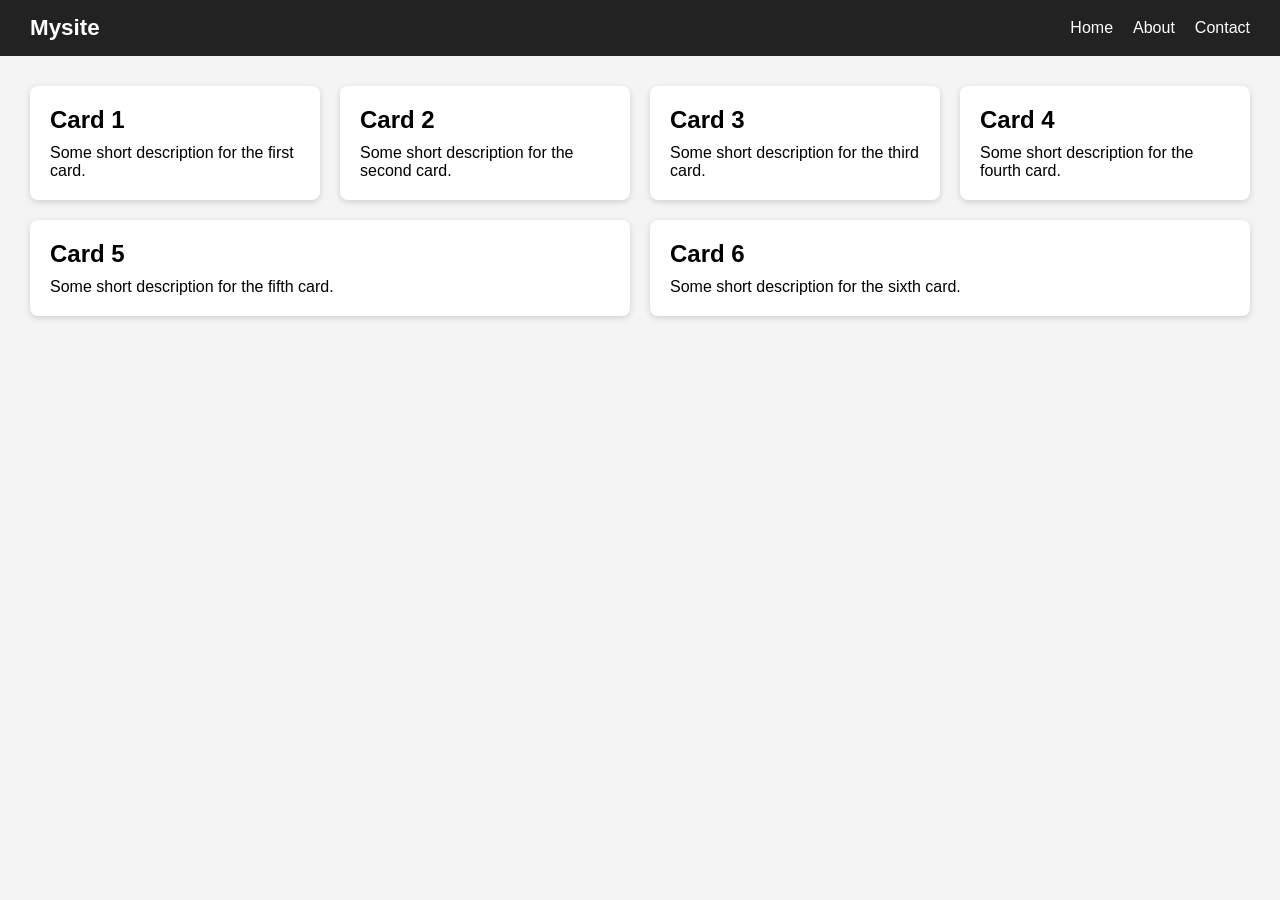
<file: project-2/ex00/index.html>
<!DOCTYPE html>
<html lang="en">
<head>
  <meta charset="UTF-8">
  <meta name="viewport" content="width=device-width, initial-scale=1.0">
  <title>Flexbox Layout</title>
  <link rel="stylesheet" href="style.css">
</head>
<body>
  <nav class="nav-container">
    <a href="#" class="logo">Mysite</a>
    <ul class="nav-links">
      <li><a href="#">Home</a></li>
      <li><a href="#">About</a></li>
      <li><a href="#">Contact</a></li>
    </ul>
  </nav>

  <main class="card-container">
    <article class="card">
      <h2>Card 1</h2>
      <p>Some short description for the first card.</p>
    </article>
    <article class="card">
      <h2>Card 2</h2>
      <p>Some short description for the second card.</p>
    </article>
    <article class="card">
      <h2>Card 3</h2>
      <p>Some short description for the third card.</p>
    </article>
    <article class="card">
      <h2>Card 4</h2>
      <p>Some short description for the fourth card.</p>
    </article>
    <article class="card">
      <h2>Card 5</h2>
      <p>Some short description for the fifth card.</p>
    </article>
    <article class="card">
      <h2>Card 6</h2>
      <p>Some short description for the sixth card.</p>
    </article>
  </main>
</body>
</html>
</file>
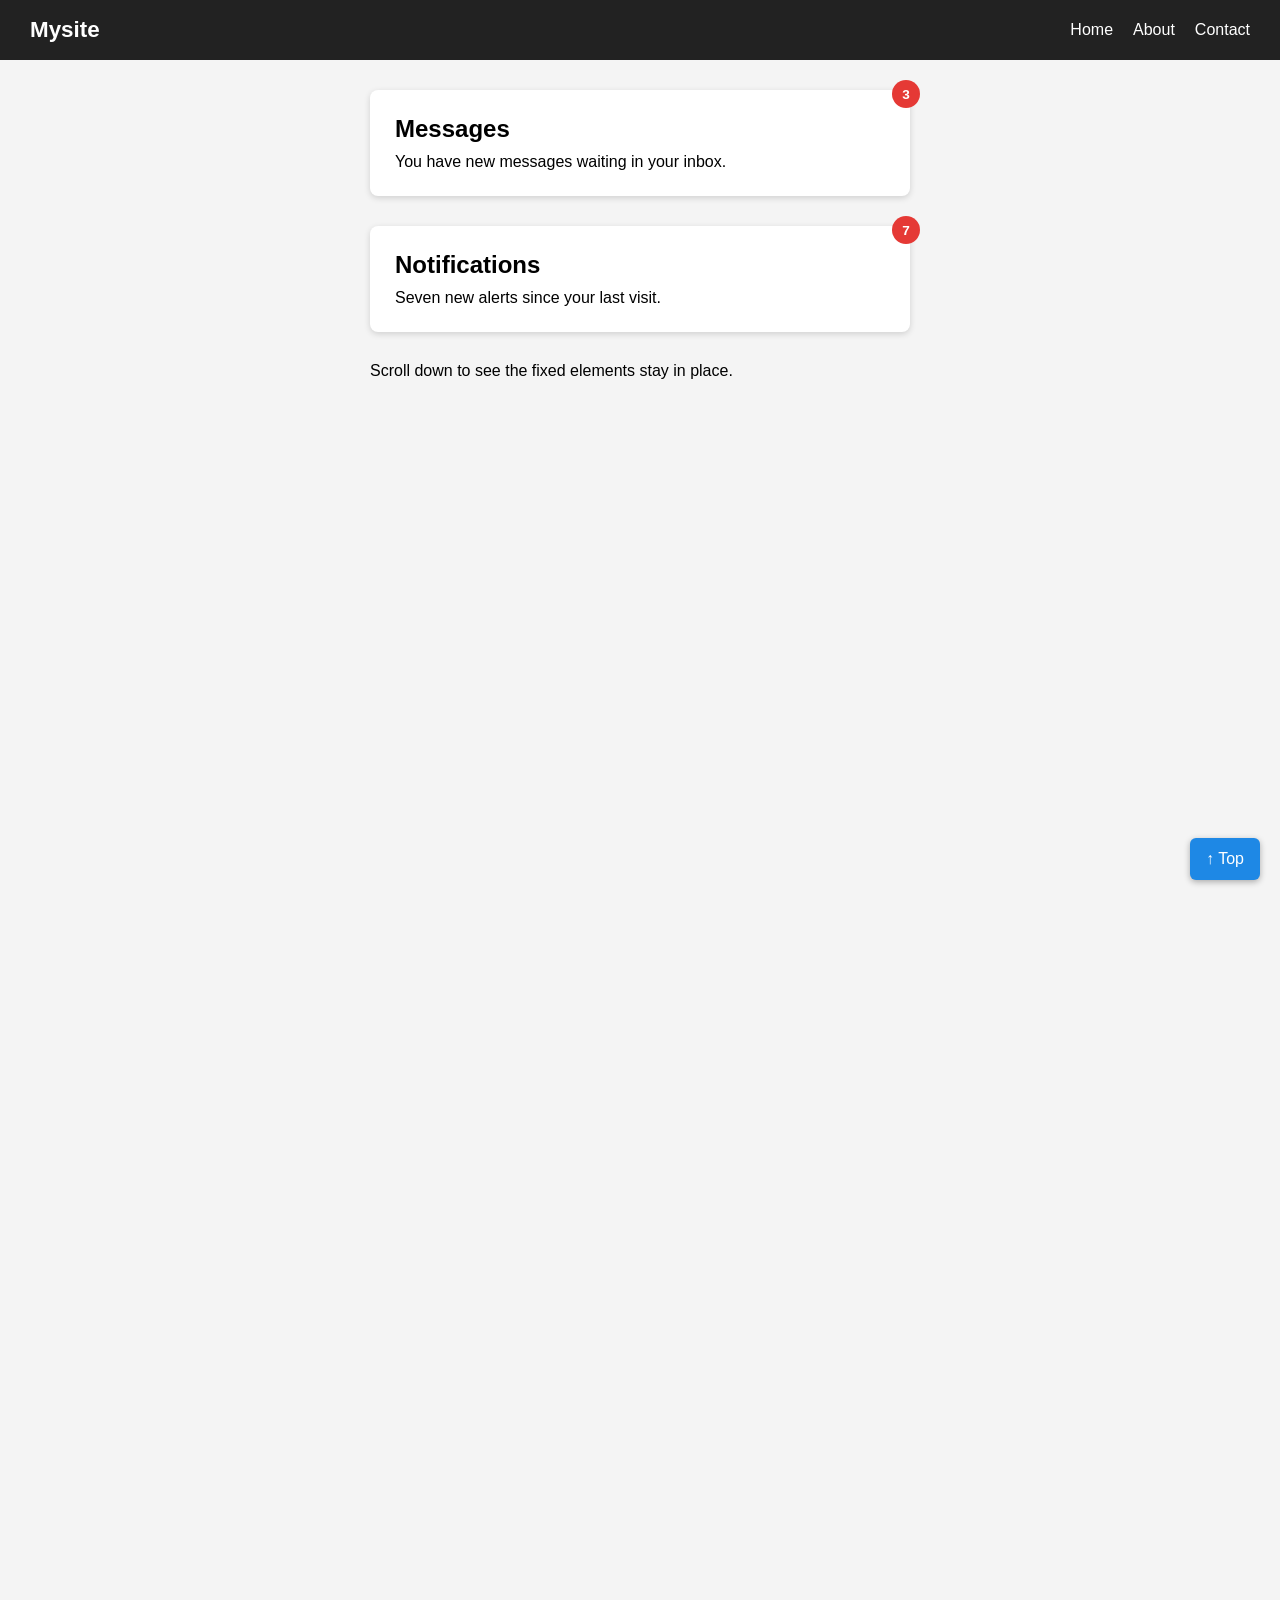
<file: project-2/ex01/index.html>
<!DOCTYPE html>
<html lang="en">
<head>
  <meta charset="UTF-8">
  <meta name="viewport" content="width=device-width, initial-scale=1.0">
  <title>Positioning</title>
  <link rel="stylesheet" href="style.css">
</head>
<body id="top">
  <nav class="navbar">
    <a href="#top" class="logo">Mysite</a>
    <ul class="nav-links">
      <li><a href="#">Home</a></li>
      <li><a href="#">About</a></li>
      <li><a href="#">Contact</a></li>
    </ul>
  </nav>

  <main class="content">
    <div class="card">
      <span class="badge">3</span>
      <h2>Messages</h2>
      <p>You have new messages waiting in your inbox.</p>
    </div>

    <div class="card">
      <span class="badge">7</span>
      <h2>Notifications</h2>
      <p>Seven new alerts since your last visit.</p>
    </div>

    <p class="filler">Scroll down to see the fixed elements stay in place.</p>
    <div class="spacer"></div>
  </main>

  <a href="#top" class="back-to-top">&uarr; Top</a>
</body>
</html>
</file>
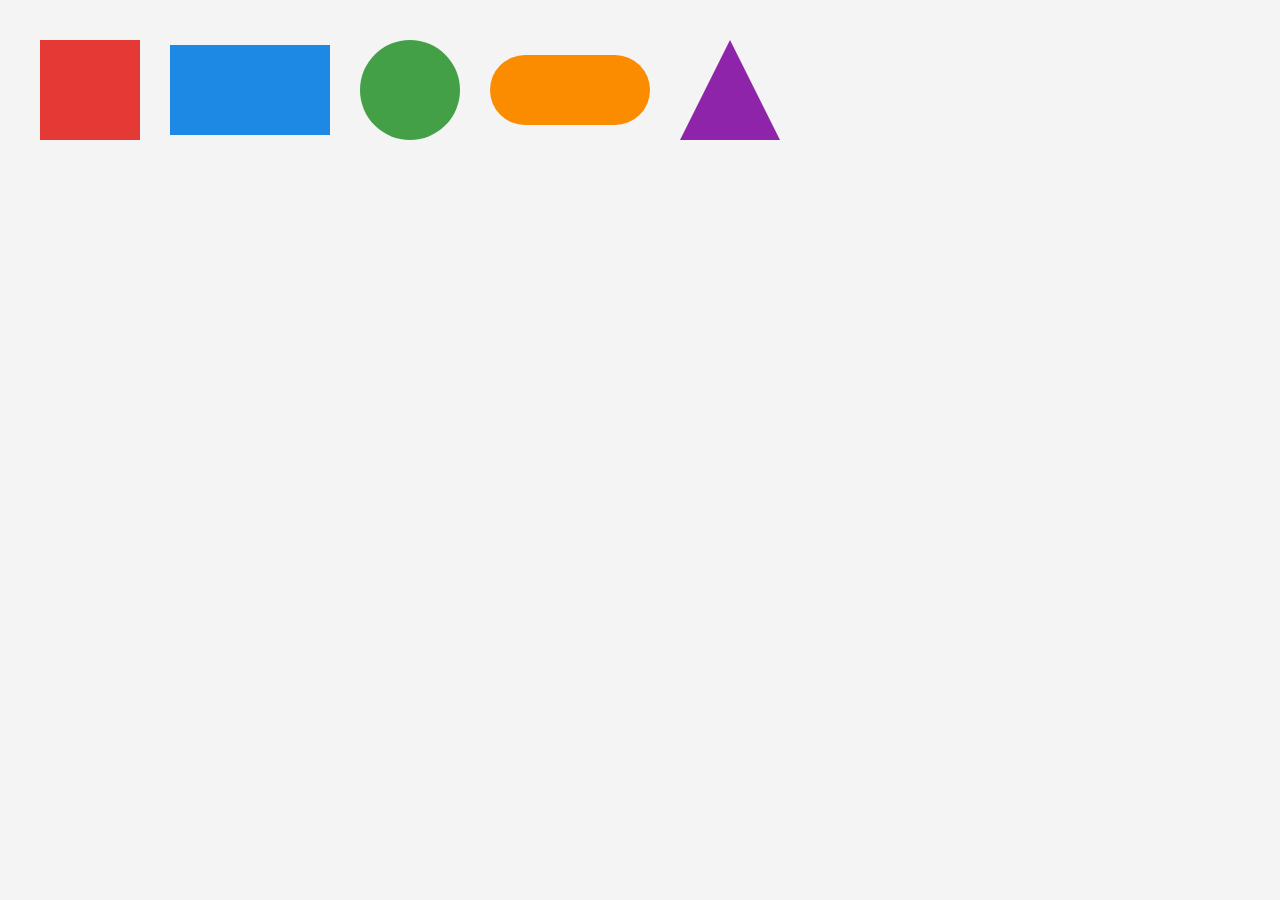
<file: project-2/ex02/index.html>
<!DOCTYPE html>
<html lang="en">
<head>
  <meta charset="UTF-8">
  <meta name="viewport" content="width=device-width, initial-scale=1.0">
  <title>CSS Shapes</title>
  <link rel="stylesheet" href="style.css">
</head>
<body>
  <div class="shapes">
    <div class="shape square"></div>
    <div class="shape rectangle"></div>
    <div class="shape circle"></div>
    <div class="shape pill"></div>
    <div class="shape triangle"></div>
  </div>
</body>
</html>
</file>
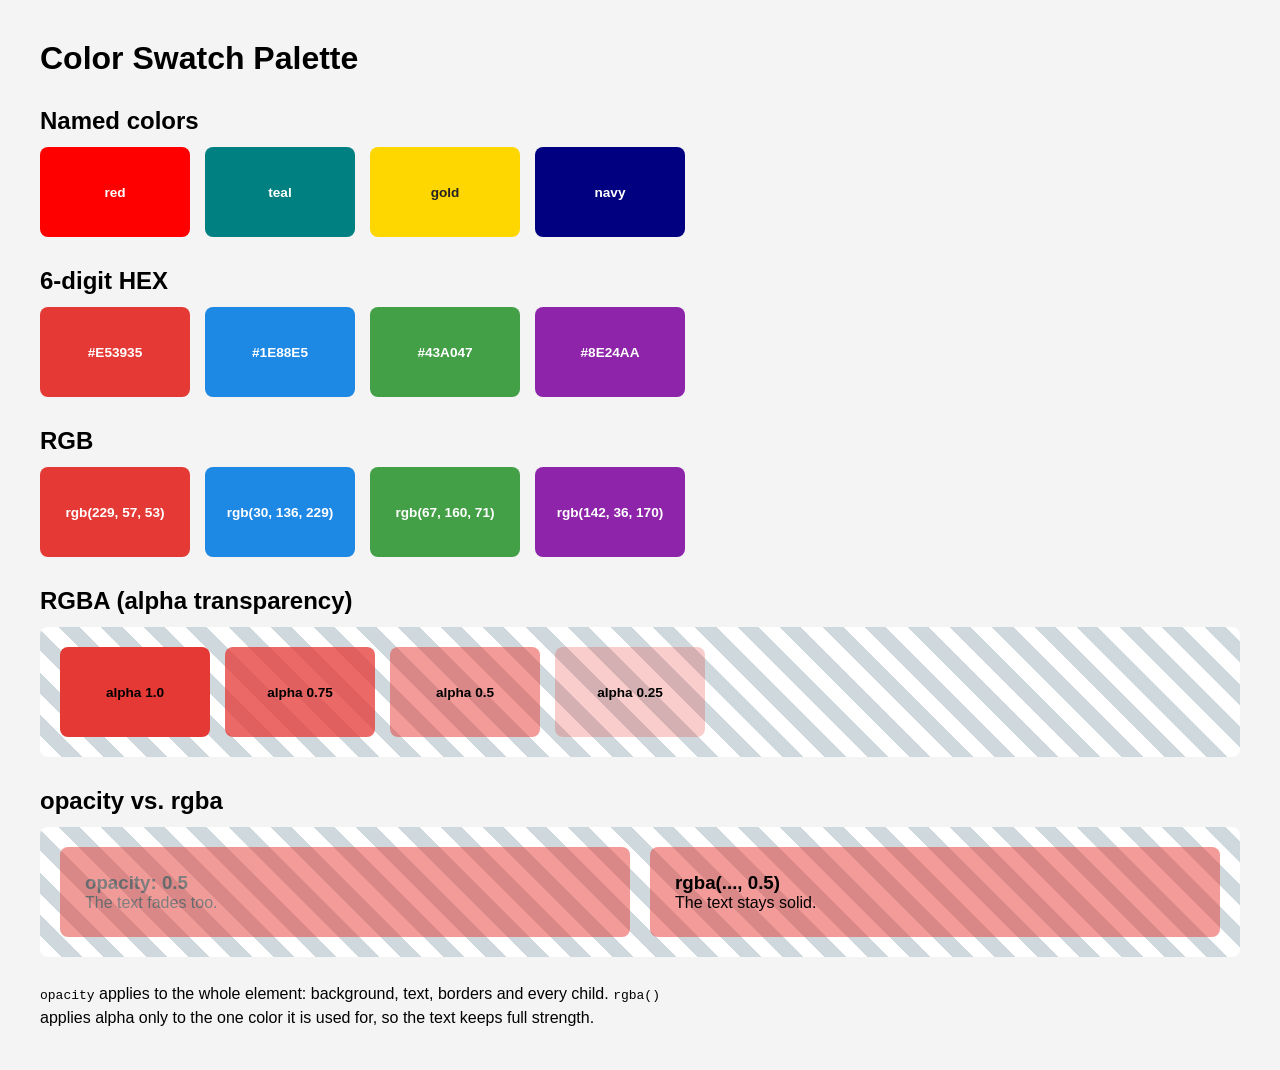
<file: project-2/ex03/index.html>
<!DOCTYPE html>
<html lang="en">
<head>
  <meta charset="UTF-8">
  <meta name="viewport" content="width=device-width, initial-scale=1.0">
  <title>Color Spectrum</title>
  <link rel="stylesheet" href="style.css">
</head>
<body>
  <h1>Color Swatch Palette</h1>

  <!-- Named colors -->
  <h2>Named colors</h2>
  <div class="swatches">
    <div class="swatch named-red">red</div>
    <div class="swatch named-teal">teal</div>
    <div class="swatch named-gold">gold</div>
    <div class="swatch named-navy">navy</div>
  </div>

  <!-- HEX -->
  <h2>6-digit HEX</h2>
  <div class="swatches">
    <div class="swatch hex-1">#E53935</div>
    <div class="swatch hex-2">#1E88E5</div>
    <div class="swatch hex-3">#43A047</div>
    <div class="swatch hex-4">#8E24AA</div>
  </div>

  <!-- RGB -->
  <h2>RGB</h2>
  <div class="swatches">
    <div class="swatch rgb-1">rgb(229, 57, 53)</div>
    <div class="swatch rgb-2">rgb(30, 136, 229)</div>
    <div class="swatch rgb-3">rgb(67, 160, 71)</div>
    <div class="swatch rgb-4">rgb(142, 36, 170)</div>
  </div>

  <!-- RGBA -->
  <h2>RGBA (alpha transparency)</h2>
  <div class="swatches on-pattern">
    <div class="swatch rgba-1">alpha 1.0</div>
    <div class="swatch rgba-2">alpha 0.75</div>
    <div class="swatch rgba-3">alpha 0.5</div>
    <div class="swatch rgba-4">alpha 0.25</div>
  </div>

  <!-- Comparison -->
  <h2>opacity vs. rgba</h2>
  <div class="compare on-pattern">
    <div class="box box-opacity">
      <h3>opacity: 0.5</h3>
      <p>The text fades too.</p>
    </div>
    <div class="box box-rgba">
      <h3>rgba(..., 0.5)</h3>
      <p>The text stays solid.</p>
    </div>
  </div>

  <p class="explain">
    <code>opacity</code> applies to the whole element: background, text, borders and every child.
    <code>rgba()</code> applies alpha only to the one color it is used for, so the text keeps full strength.
  </p>
</body>
</html>
</file>
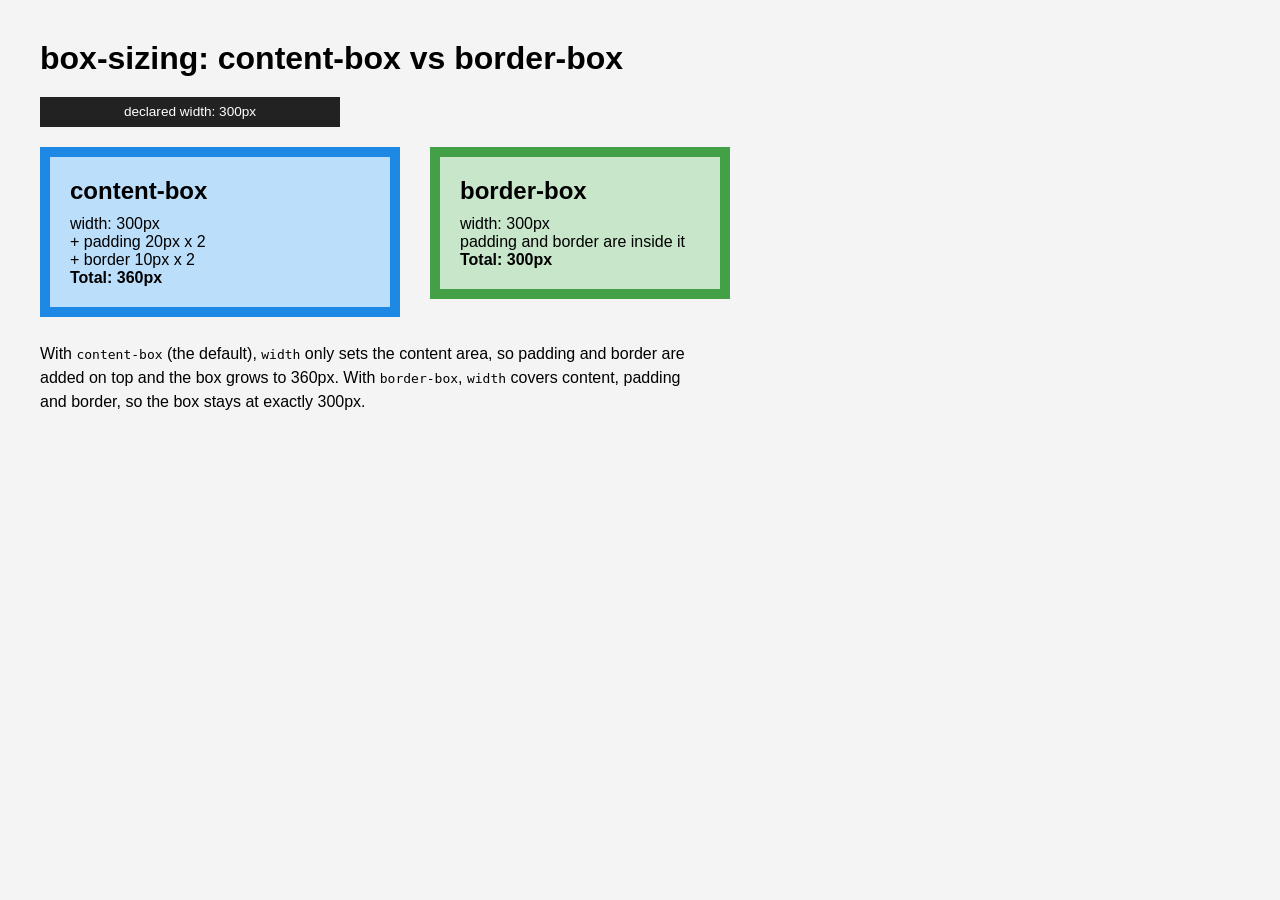
<file: project-2/ex04/index.html>
<!DOCTYPE html>
<html lang="en">
<head>
  <meta charset="UTF-8">
  <meta name="viewport" content="width=device-width, initial-scale=1.0">
  <title>Box Model</title>
  <link rel="stylesheet" href="style.css">
</head>
<body>
  <h1>box-sizing: content-box vs border-box</h1>

  <!-- Reference ruler: exactly 300px wide -->
  <div class="ruler">declared width: 300px</div>

  <div class="comparison">
    <div class="box content-box">
      <h2>content-box</h2>
      <p>width: 300px</p>
      <p>+ padding 20px x 2</p>
      <p>+ border 10px x 2</p>
      <p><strong>Total: 360px</strong></p>
    </div>

    <div class="box border-box">
      <h2>border-box</h2>
      <p>width: 300px</p>
      <p>padding and border are inside it</p>
      <p><strong>Total: 300px</strong></p>
    </div>
  </div>

  <p class="explain">
    With <code>content-box</code> (the default), <code>width</code> only sets the content area,
    so padding and border are added on top and the box grows to 360px.
    With <code>border-box</code>, <code>width</code> covers content, padding and border,
    so the box stays at exactly 300px.
  </p>
</body>
</html>
</file>
<file: project-2/ex00/style.css>
* {
  box-sizing: border-box;
  margin: 0;
  padding: 0;
}

body {
  font-family: Arial, sans-serif;
  background: #f4f4f4;
}

/* Navigation bar */
.nav-container {
  display: flex;
  justify-content: space-between;
  align-items: center;
  padding: 15px 30px;
  background: #222;
  color: #fff;
}

.nav-container a {
  color: #fff;
  text-decoration: none;
}

.logo {
  font-size: 1.4rem;
  font-weight: bold;
}

/* The links list is also a flex container */
.nav-links {
  display: flex;
  gap: 20px;
  list-style: none;
}

/* Card grid */
.card-container {
  display: flex;
  flex-direction: row;
  flex-wrap: wrap;
  gap: 20px;
  padding: 30px;
}

.card {
  flex: 1 1 250px;   /* grow, shrink, minimum width of 250px */
  background: #fff;
  padding: 20px;
  border-radius: 8px;
  box-shadow: 0 2px 6px rgba(0, 0, 0, 0.15);
}

.card h2 {
  margin-bottom: 10px;
}
</file>
<file: project-2/ex01/style.css>
* {
  box-sizing: border-box;
  margin: 0;
  padding: 0;
}

body {
  font-family: Arial, sans-serif;
  background: #f4f4f4;
}

/* 1. Pinned navigation bar */
.navbar {
  position: fixed;
  top: 0;
  left: 0;
  width: 100%;
  height: 60px;
  display: flex;
  justify-content: space-between;
  align-items: center;
  padding: 0 30px;
  background: #222;
  z-index: 100;
}

.navbar a {
  color: #fff;
  text-decoration: none;
}

.logo {
  font-size: 1.4rem;
  font-weight: bold;
}

.nav-links {
  display: flex;
  gap: 20px;
  list-style: none;
}

/* Push content below the fixed navbar */
.content {
  padding: 90px 30px 30px;
  max-width: 600px;
  margin: 0 auto;
}

/* 2. Card container: the positioning context for the badge */
.card {
  position: relative;
  background: #fff;
  padding: 25px;
  margin-bottom: 30px;
  border-radius: 8px;
  box-shadow: 0 2px 6px rgba(0, 0, 0, 0.15);
}

.card h2 {
  margin-bottom: 10px;
}

/* 3. Absolute badge anchored to the card's top-right corner */
.badge {
  position: absolute;
  top: -10px;
  right: -10px;
  min-width: 28px;
  height: 28px;
  padding: 0 8px;
  display: flex;
  justify-content: center;
  align-items: center;
  background: #e53935;
  color: #fff;
  font-size: 0.85rem;
  font-weight: bold;
  border-radius: 14px;
}

/* 4. Fixed back-to-top button, bottom-right of the viewport */
.back-to-top {
  position: fixed;
  bottom: 20px;
  right: 20px;
  padding: 12px 16px;
  background: #1e88e5;
  color: #fff;
  text-decoration: none;
  border-radius: 6px;
  box-shadow: 0 2px 6px rgba(0, 0, 0, 0.3);
}

.back-to-top:hover {
  background: #1565c0;
}

/* Gives the page enough height to scroll */
.spacer {
  height: 1200px;
}
</file>
<file: project-2/ex02/style.css>
* {
  box-sizing: border-box;
  margin: 0;
  padding: 0;
}

body {
  font-family: Arial, sans-serif;
  background: #f4f4f4;
  padding: 40px;
}

/* Lays the shapes out in a row; this is just for display */
.shapes {
  display: flex;
  flex-wrap: wrap;
  align-items: center;
  gap: 30px;
}

/* 1. Square: equal width and height */
.square {
  width: 100px;
  height: 100px;
  background: #e53935;
}

/* 2. Rectangle: width differs from height */
.rectangle {
  width: 160px;
  height: 90px;
  background: #1e88e5;
}

/* 3. Perfect circle: equal sides + 50% radius */
.circle {
  width: 100px;
  height: 100px;
  background: #43a047;
  border-radius: 50%;
}

/* 4. Capsule pill: wide rectangle with a radius of at least half the height */
.pill {
  width: 160px;
  height: 70px;
  background: #fb8c00;
  border-radius: 35px;
}

/* 5. Triangle: zero-size box, the borders form the shape */
.triangle {
  width: 0;
  height: 0;
  border-left: 50px solid transparent;
  border-right: 50px solid transparent;
  border-bottom: 100px solid #8e24aa;
}
</file>
<file: project-2/ex03/style.css>
* {
  box-sizing: border-box;
  margin: 0;
  padding: 0;
}

body {
  font-family: Arial, sans-serif;
  background: #f4f4f4;
  padding: 40px;
}

h1 { margin-bottom: 20px; }
h2 { margin: 30px 0 12px; }

.swatches {
  display: flex;
  flex-wrap: wrap;
  gap: 15px;
}

.swatch {
  width: 150px;
  height: 90px;
  display: flex;
  align-items: center;
  justify-content: center;
  text-align: center;
  padding: 8px;
  border-radius: 8px;
  color: #fff;
  font-size: 0.85rem;
  font-weight: bold;
}

/* 1. Named colors */
.named-red  { background-color: red; }
.named-teal { background-color: teal; }
.named-gold { background-color: gold; color: #222; }
.named-navy { background-color: navy; }

/* 2. 6-digit HEX */
.hex-1 { background-color: #E53935; }
.hex-2 { background-color: #1E88E5; }
.hex-3 { background-color: #43A047; }
.hex-4 { background-color: #8E24AA; }

/* 3. RGB */
.rgb-1 { background-color: rgb(229, 57, 53); }
.rgb-2 { background-color: rgb(30, 136, 229); }
.rgb-3 { background-color: rgb(67, 160, 71); }
.rgb-4 { background-color: rgb(142, 36, 170); }

/* 4. RGBA: same color, different alpha */
.rgba-1 { background-color: rgba(229, 57, 53, 1);    }
.rgba-2 { background-color: rgba(229, 57, 53, 0.75); }
.rgba-3 { background-color: rgba(229, 57, 53, 0.5);  }
.rgba-4 { background-color: rgba(229, 57, 53, 0.25); }

/* Striped backdrop so transparency is visible */
.on-pattern {
  padding: 20px;
  border-radius: 8px;
  background: repeating-linear-gradient(
    45deg,
    #ffffff 0 15px,
    #cfd8dc 15px 30px
  );
}

.on-pattern .swatch {
  color: #000;
}

/* Comparison */
.compare {
  display: flex;
  flex-wrap: wrap;
  gap: 20px;
}

.box {
  flex: 1 1 250px;
  padding: 25px;
  border-radius: 8px;
  color: #000;
}

/* Fades the ENTIRE element, children included */
.box-opacity {
  background-color: rgb(229, 57, 53);
  opacity: 0.5;
}

/* Fades ONLY the background color */
.box-rgba {
  background-color: rgba(229, 57, 53, 0.5);
}

.explain {
  margin-top: 25px;
  max-width: 650px;
  line-height: 1.5;
}
</file>
<file: project-2/ex04/style.css>
/* Universal reset: applies border-box to everything, including pseudo-elements */
*,
*::before,
*::after {
  box-sizing: border-box;
  margin: 0;
  padding: 0;
}

body {
  font-family: Arial, sans-serif;
  background: #f4f4f4;
  padding: 40px;
}

h1 { margin-bottom: 20px; }

/* Ruler showing the declared width */
.ruler {
  width: 300px;
  height: 30px;
  margin-bottom: 20px;
  background: #222;
  color: #fff;
  font-size: 0.85rem;
  line-height: 30px;
  text-align: center;
}

.comparison {
  display: flex;
  flex-wrap: wrap;
  align-items: flex-start;
  gap: 30px;
}

/* Same width, padding and border for both boxes */
.box {
  width: 300px;
  padding: 20px;
  border: 10px solid #1e88e5;
  background: #bbdefb;
}

.box h2 { margin-bottom: 10px; }

/* The default behavior, restored on purpose to show the difference */
.content-box {
  box-sizing: content-box;
}

/* Padding and border are absorbed into the 300px */
.border-box {
  box-sizing: border-box;
  border-color: #43a047;
  background: #c8e6c9;
}

.explain {
  margin-top: 25px;
  max-width: 650px;
  line-height: 1.5;
}
</file>
